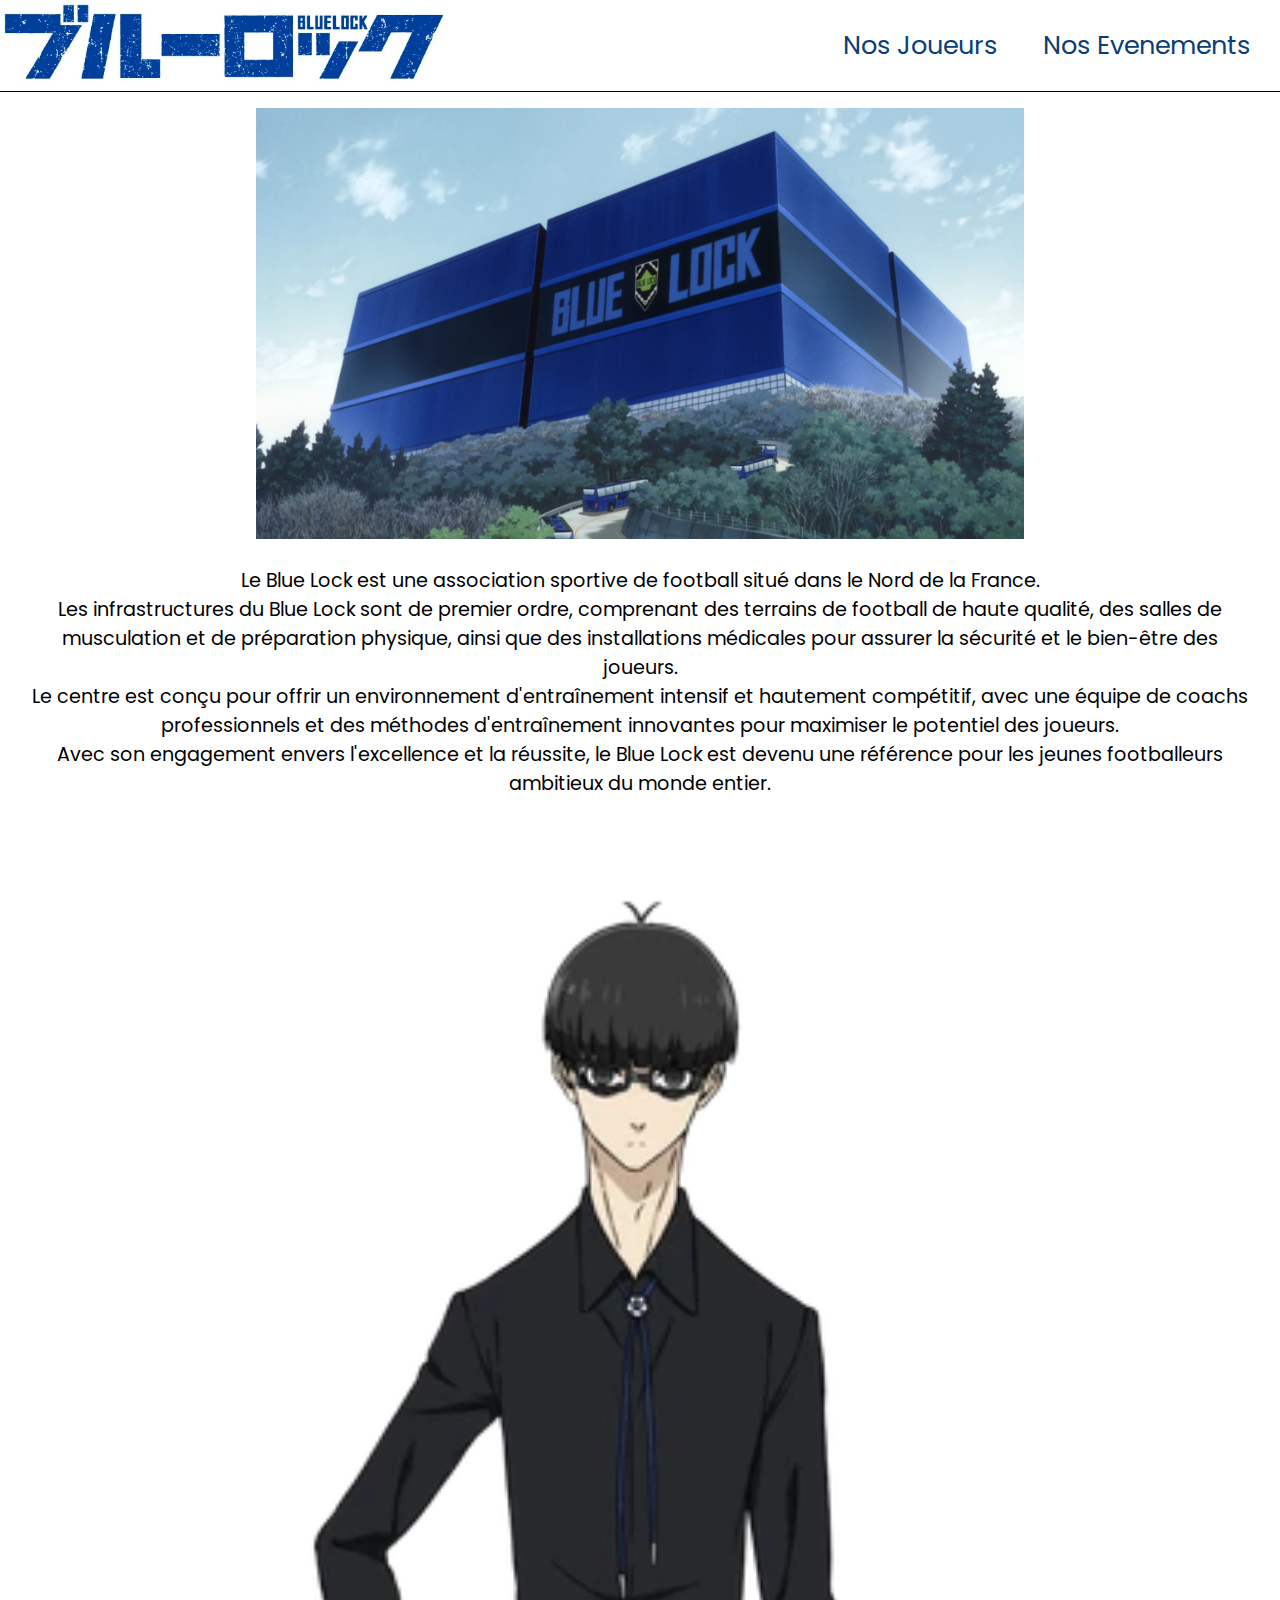
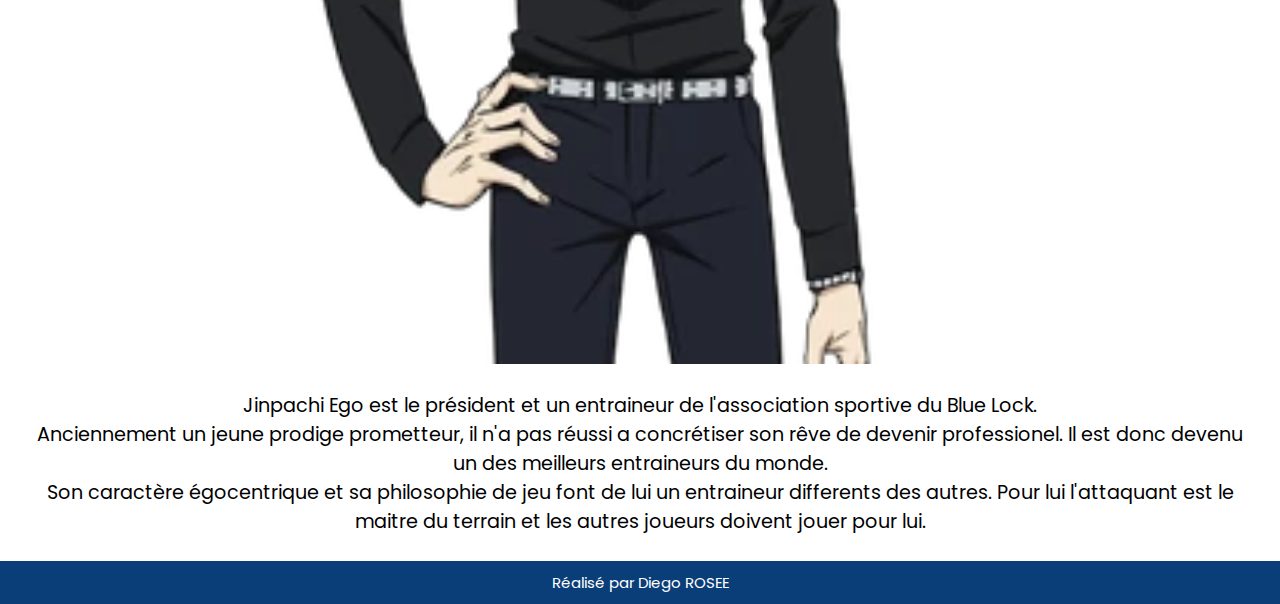
<file: index.html>
<!DOCTYPE html>
<html lang="fr">
  <head>
    <meta charset="utf-8" />
    <meta name="viewport" content="width=device-width, initial-scale=1.0" />
    <title>Blue Lock</title>
    <link href="./style.css" rel="stylesheet" type="text/css" />
  </head>

  <body>
    <nav>
      <div>
        <img
          class="logo-img"
          src="./img/Blue_Lock_Logo.jpg"
          alt="logo blue lock"
        />
      </div>

      <div class="navigation">
        <ul>
          <a href="./nos_joueurs.html">
            <li>Nos Joueurs</li>
          </a>
          <a href="./nos_evenements.html">
            <li>Nos Evenements</li>
          </a>
        </ul>
      </div>
    </nav>

    <main>
      <img
        class="content-img"
        src="./img/Blue_Lock_(Anime).jpg"
        alt="complexe d'entrainement"
      />
      <div class="container">
        <p>
          Le Blue Lock est une association sportive de football situé dans le
          Nord de la France.<br />
          Les infrastructures du Blue Lock sont de premier ordre, comprenant des
          terrains de football de haute qualité, des salles de musculation et de
          préparation physique, ainsi que des installations médicales pour
          assurer la sécurité et le bien-être des joueurs.<br />
          Le centre est conçu pour offrir un environnement d'entraînement
          intensif et hautement compétitif, avec une équipe de coachs
          professionnels et des méthodes d'entraînement innovantes pour
          maximiser le potentiel des joueurs.<br />
          Avec son engagement envers l'excellence et la réussite, le Blue Lock
          est devenu une référence pour les jeunes footballeurs ambitieux du
          monde entier.
        </p>
      </div>

      <img
        src="./img/Jinpachi_Ego_anime_design.jpg"
        alt="jinpachi ego"
        class="content-img"
      />
      <div class="container">
        <p>
          Jinpachi Ego est le président et un entraineur de l'association
          sportive du Blue Lock.<br />
          Anciennement un jeune prodige prometteur, il n'a pas réussi a
          concrétiser son rêve de devenir professionel. Il est donc devenu un
          des meilleurs entraineurs du monde.<br />
          Son caractère égocentrique et sa philosophie de jeu font de lui un
          entraineur differents des autres. Pour lui l'attaquant est le maitre
          du terrain et les autres joueurs doivent jouer pour lui.
        </p>
      </div>
    </main>

    <footer>Réalisé par Diego ROSEE</footer>
  </body>
</html>
</file>
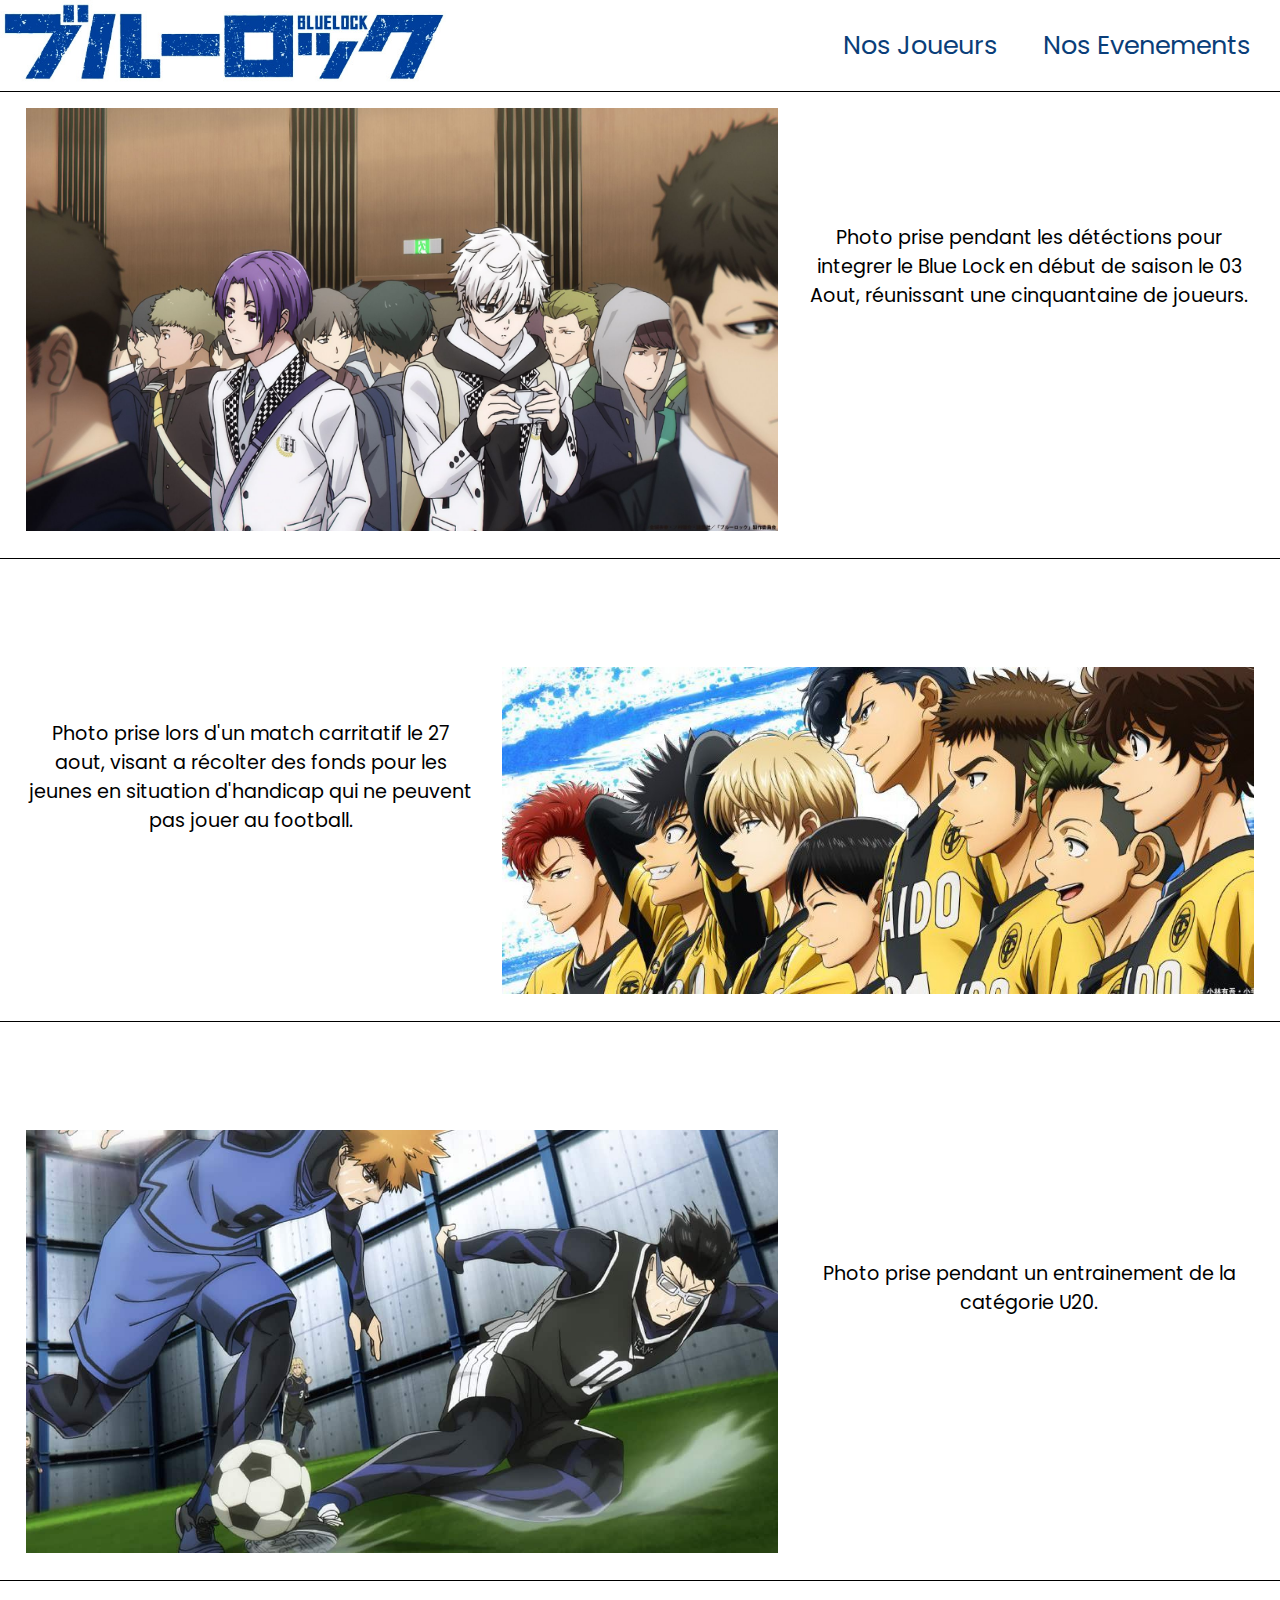
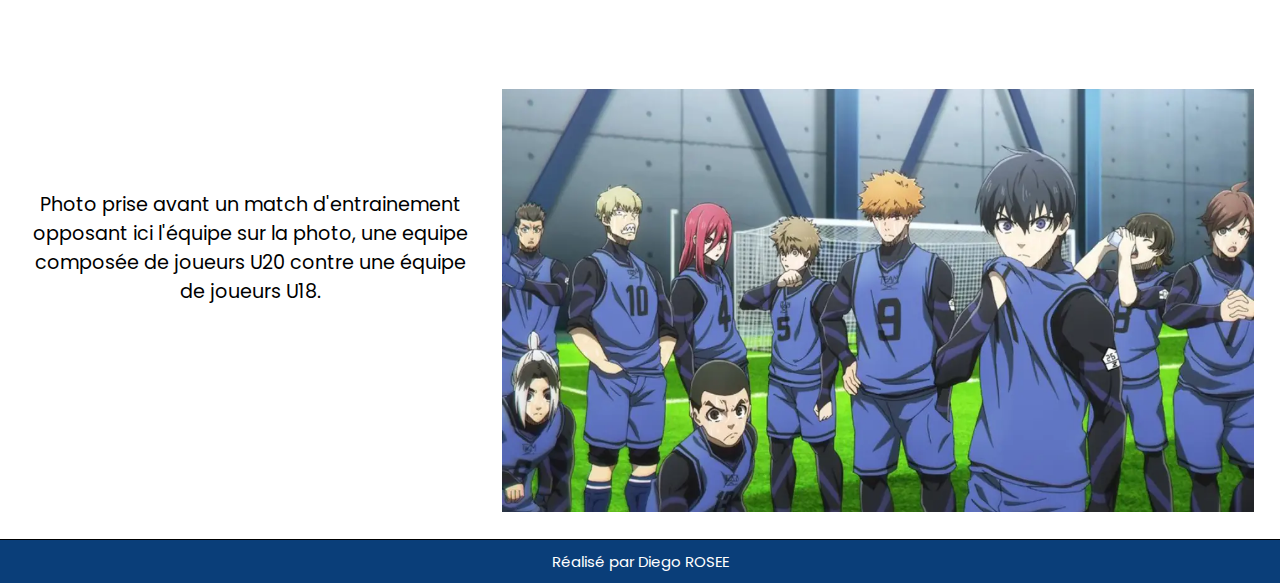
<file: nos_evenements.html>
<!DOCTYPE html>
<html lang="fr">
  <head>
    <meta charset="utf-8" />
    <meta name="viewport" content="width=device-width, initial-scale=1.0" />
    <title>Blue Lock</title>
    <link href="./style.css" rel="stylesheet" type="text/css" />
  </head>

  <body>
    <nav>
      <div>
        <a href="./index.html">
          <img
            class="logo-img"
            src="./img/Blue_Lock_Logo.jpg"
            alt="logo blue lock"
          />
        </a>
      </div>

      <div class="navigation">
        <ul>
          <a href="./nos_joueurs.html">
            <li>Nos Joueurs</li>
          </a>
          <a href="./nos_evenements.html">
            <li>Nos Evenements</li>
          </a>
        </ul>
      </div>
    </nav>

    <div class="content">
      <img
        src="./img/detection_blue_lock.jpg"
        alt="photo détéction"
        class="content-img"
      />
      <p>
        Photo prise pendant les détéctions pour integrer le Blue Lock en début
        de saison le 03 Aout, réunissant une cinquantaine de joueurs.
      </p>
    </div>

    <div class="content-reverse">
      <img src="./img/photo_match.jpg" alt="photo match" class="content-img" />
      <p>
        Photo prise lors d'un match carritatif le 27 aout, visant a récolter des
        fonds pour les jeunes en situation d'handicap qui ne peuvent pas jouer
        au football.
      </p>
    </div>

    <div class="content">
      <img
        src="./img/entrainement blue lock.jpg"
        alt="photo entrainement"
        class="content-img"
      />
      <p>Photo prise pendant un entrainement de la catégorie U20.</p>
    </div>

    <div class="content-reverse">
      <img
        src="./img/Bluelock-episodio-10-legendado_Avancegames.jpg"
        alt="photo match entrainement"
        class="content-img"
      />
      <p>
        Photo prise avant un match d'entrainement opposant ici l'équipe sur la
        photo, une equipe composée de joueurs U20 contre une équipe de joueurs
        U18.
      </p>
    </div>

    <footer>Réalisé par Diego ROSEE</footer>
  </body>
</html>
</file>
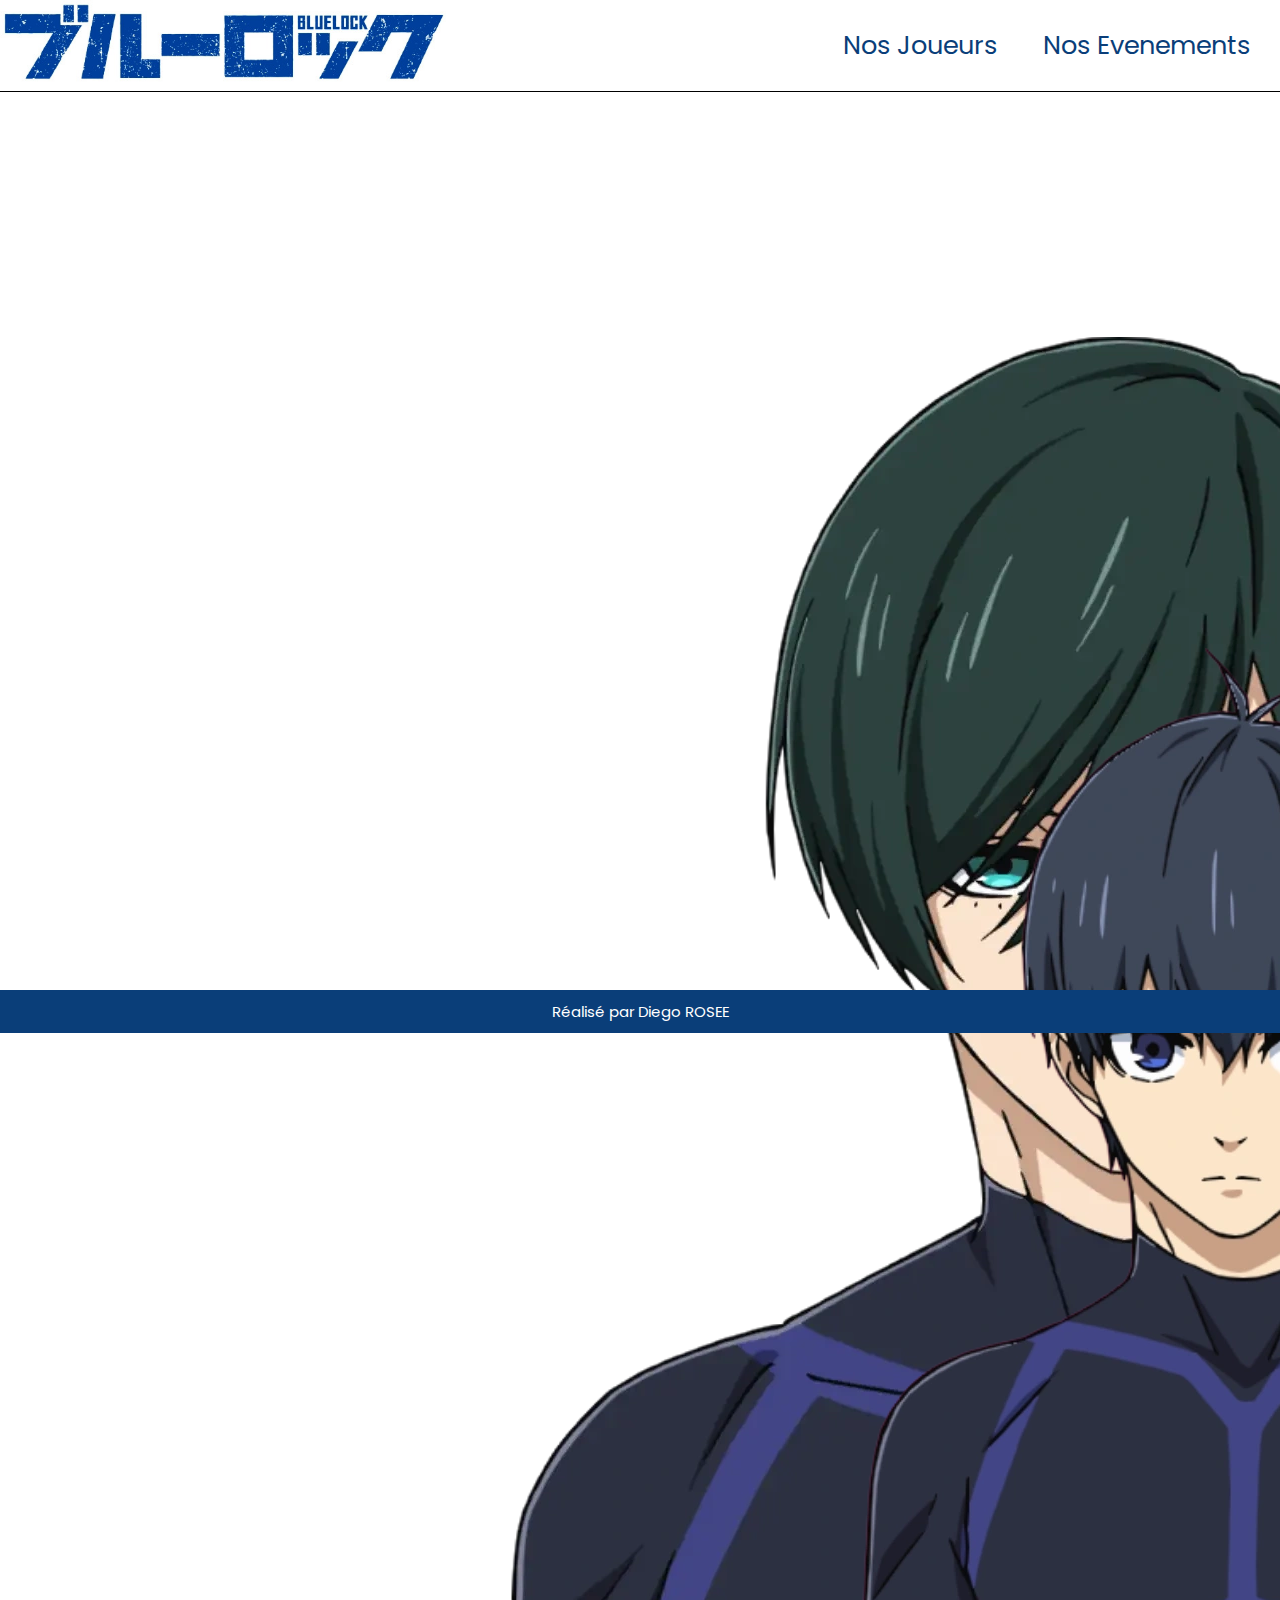
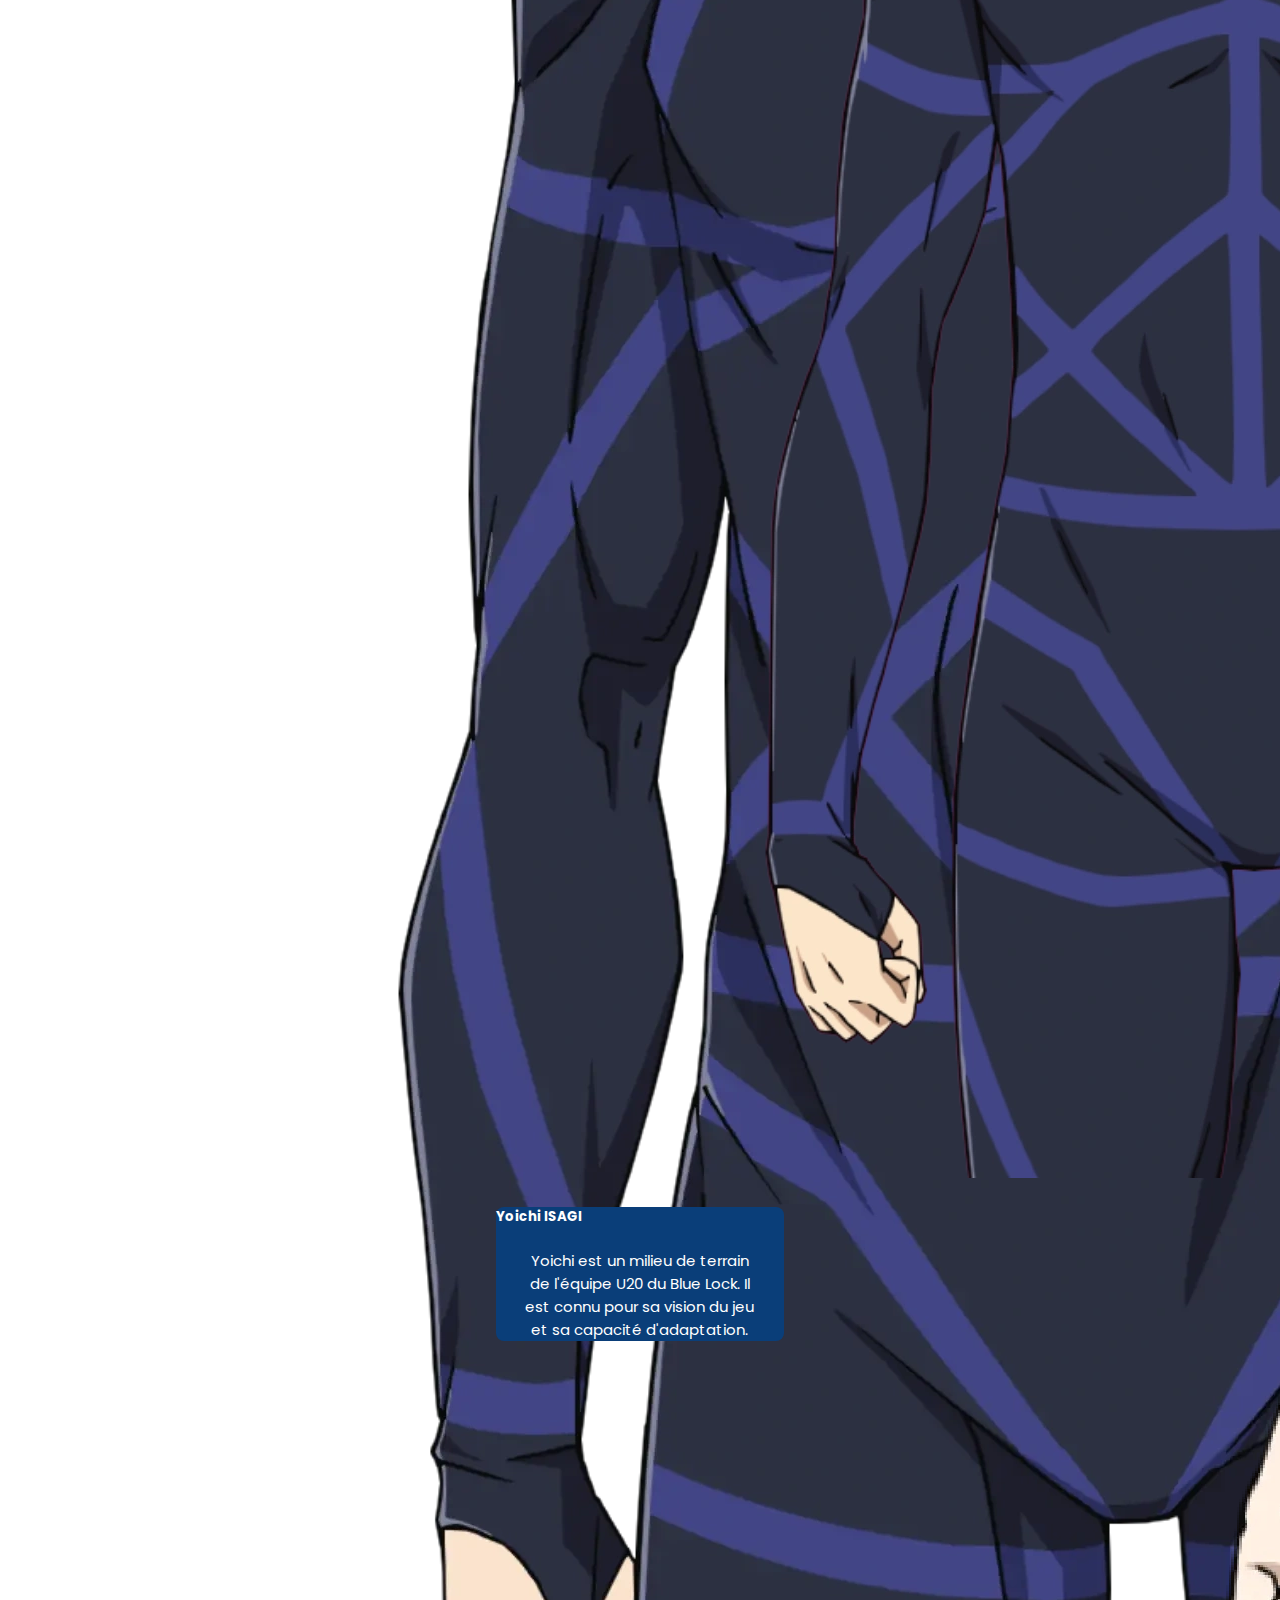
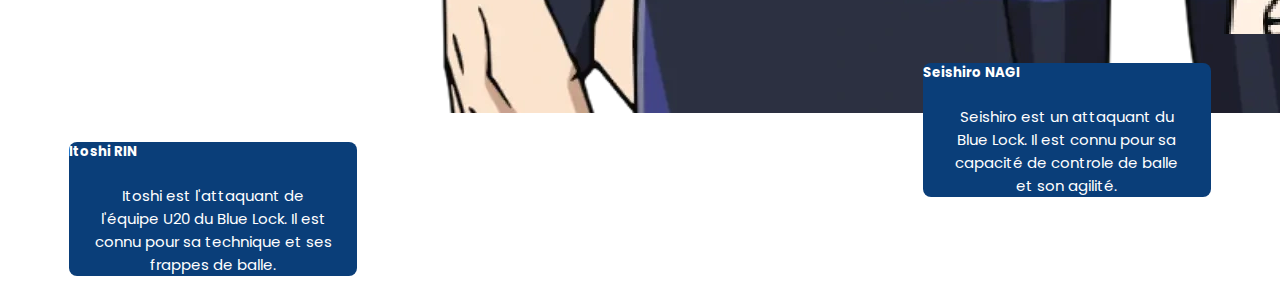
<file: nos_joueurs.html>
<!DOCTYPE html>
<html lang="fr">
  <head>
    <meta charset="utf-8" />
    <meta name="viewport" content="width=device-width, initial-scale=1.0" />
    <title>Blue Lock</title>
    <link
      href="https://cdn.jsdelivr.net/npm/bootstrap@5.3.0-alpha2/dist/css/bootstrap.min.css"
      rel="stylesheet"
      integrity="sha384-aFq/bzH65dt+w6FI2ooMVUpc+21e0SRygnTpmBvdBgSdnuTN7QbdgL+OapgHtvPp"
      crossorigin="anonymous"
    />
    <link href="./style.css" rel="stylesheet" type="text/css" />
  </head>

  <body>
    <nav>
      <div>
        <a href="index.html">
          <img
            class="logo-img"
            src="./img/Blue_Lock_Logo.jpg"
            alt="logo blue lock"
          />
        </a>
      </div>

      <div class="navigation">
        <ul>
          <a href="./nos_joueurs.html">
            <li>Nos Joueurs</li>
          </a>
          <a href="./nos_evenements.html">
            <li>Nos Evenements</li>
          </a>
        </ul>
      </div>
    </nav>

    <div class="wrapper">
      <div class="card" style="width: 18rem">
        <img
          class="card-img-top"
          src="./img/Rin_Itoshi_suit_anime_design.jpg"
          alt="Card image cap"
        />
        <div class="card-body">
          <h5 class="card-title">Itoshi RIN</h5>
          <p class="card-text">
            Itoshi est l'attaquant de l'équipe U20 du Blue Lock. Il est connu
            pour sa technique et ses frappes de balle.
          </p>
        </div>
      </div>

      <div class="card" style="width: 18rem">
        <img
          class="card-img-top"
          src="./img/Yoichi_Isagi_uniform_anime_design.jpg"
          alt="Card image cap"
        />
        <div class="card-body">
          <h5 class="card-title">Yoichi ISAGI</h5>
          <p class="card-text">
            Yoichi est un milieu de terrain de l'équipe U20 du Blue Lock. Il est
            connu pour sa vision du jeu et sa capacité d'adaptation.
          </p>
        </div>
      </div>

      <div class="card" style="width: 18rem">
        <img
          class="card-img-top"
          src="./img/Seishiro_Nagi_suit_anime_design.jpg"
          alt="Card image cap"
        />
        <div class="card-body">
          <h5 class="card-title">Seishiro NAGI</h5>
          <p class="card-text">
            Seishiro est un attaquant du Blue Lock. Il est connu pour sa
            capacité de controle de balle et son agilité.
          </p>
        </div>
      </div>
    </div>

    <footer>Réalisé par Diego ROSEE</footer>
  </body>
</html>
</file>
<file: style.css>
@import url("https://fonts.googleapis.com/css2?family=Poppins&display=swap");

/** GENERAL **/

html,
body {
  height: 100%;
  padding: 0;
  margin: 0;
  scroll-behavior: smooth;
}
body {
  display: flex;
  flex-direction: column;
  font-family: "Poppins", sans-serif;
}

nav {
  position: fixed;
  z-index: 999;
  display: flex;
  justify-content: space-between;
  align-items: center;
  border-bottom: 1px solid black;
  background-color: white;
  width: 100%;
}

.logo-img {
  width: 35vw;
  height: auto;
}

ul {
  display: flex;
  list-style: none;
  margin: 10px;
}

li {
  padding-right: 20px;
  color: #0a3e79;
  font-size: 3vw;
  white-space: nowrap;
}

a {
  text-decoration: none;
}

footer {
  display: flex;
  justify-content: center;
  font-size: 15px;
  padding: 10px;
  margin-top: auto;
  background-color: #0a3e79;
  color: white;
}

/** INDEX **/

main {
  display: flex;
  flex-direction: column;
  align-items: center;
}

.content-img {
  margin-top: 5vh;
  margin-bottom: 3vh;
  width: 90%;
}

.content-img:first-child {
  margin-top: 12vh;
}

p {
  margin: 0 25px 25px 25px;
  font-size: 3vw;
  text-align: center;
}

/** NOS_JOUEURS **/

.wrapper {
  display: flex;
  flex-direction: column;
  align-items: center;
  margin-top: 10vh;
}

.card {
  margin: 10px;
  border-radius: 8px;
}

.card-body {
  border-radius: 8px;
  background-color: #0a3e79;
  color: white;
}

.card-text {
  font-size: 15px;
}

/** NOS_EVENEMENTS **/

.content,
.content-reverse {
  display: flex;
  flex-direction: column;
  justify-content: space-around;
  align-items: center;
  border-bottom: solid black 1px;
}

/** MEDIA_QUERIES **/

@media screen and (min-width: 1000px) {
  .wrapper {
    height: 100%;
    flex-direction: row;
    justify-content: space-around;
    align-items: center;
    flex-wrap: wrap;
  }

  li {
    font-size: 2vw;
    padding-left: 2vw;
  }

  a:hover {
    text-decoration: underline;
  }

  .content {
    flex-direction: row;
    padding-left: 2vw;
  }

  .content-reverse {
    flex-direction: row-reverse;
    padding-right: 2vw;
  }

  .content-img {
    width: 60%;
  }

  p {
    font-size: 1.5vw;
  }
}
</file>
